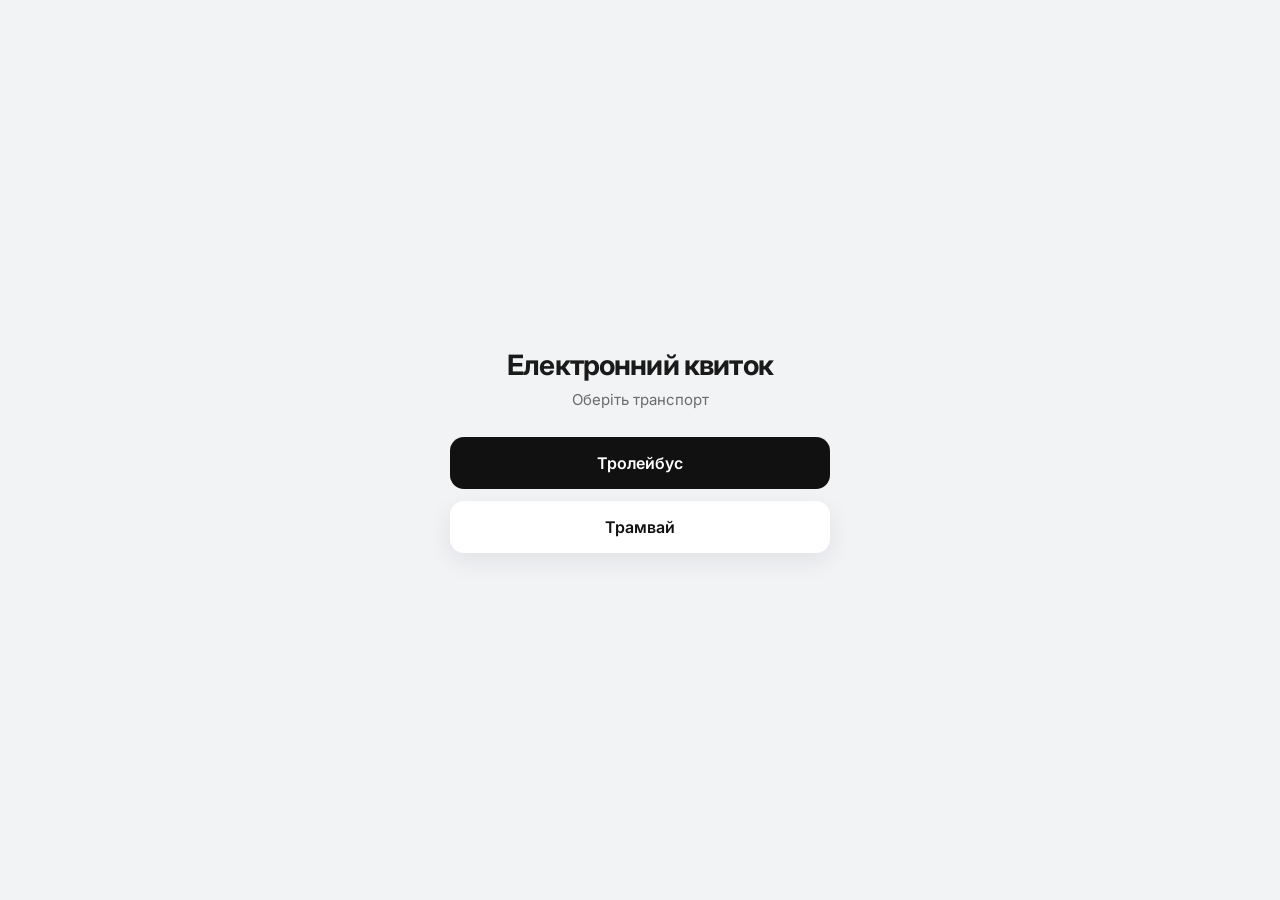
<file: index.html>
<!DOCTYPE html>
<html lang="uk">
<head>
  <meta charset="UTF-8">
  <meta name="viewport" content="width=device-width, initial-scale=1, viewport-fit=cover">
  <meta name="theme-color" content="#f2f3f5">
  <title>Електронний квиток</title>
  <link rel="preconnect" href="https://fonts.googleapis.com">
  <link rel="preconnect" href="https://fonts.gstatic.com" crossorigin>
  <link href="https://fonts.googleapis.com/css2?family=Inter:wght@500;600;700&display=swap" rel="stylesheet">
  <style>
    :root {
      color-scheme: light dark;
      --bg: #f2f3f5;
      --ink: #1a1a1a;
      --muted: #6b6b6b;
      --card: #ffffff;
      --primary: #111;
      --primary-ink: #fff;
      --secondary: #fff;
      --secondary-ink: #111;
      --secondary-shadow: 0 8px 24px rgba(15, 23, 42, 0.08);
    }
    @media (prefers-color-scheme: dark) {
      :root {
        --bg: #0b0b0c;
        --ink: #f5f5f7;
        --muted: #8e8e93;
        --card: #1c1c1e;
        --primary: #f5f5f7;
        --primary-ink: #111;
        --secondary: #1c1c1e;
        --secondary-ink: #f5f5f7;
        --secondary-shadow: 0 8px 24px rgba(0, 0, 0, 0.35);
      }
    }
    * { box-sizing: border-box; margin: 0; padding: 0; }
    body {
      min-height: 100svh;
      font-family: Inter, -apple-system, BlinkMacSystemFont, "Segoe UI", sans-serif;
      background: var(--bg);
      color: var(--ink);
      display: grid;
      place-items: center;
      padding: 24px;
      -webkit-font-smoothing: antialiased;
    }
    .home {
      width: min(380px, 100%);
      text-align: center;
    }
    h1 {
      font-size: 28px;
      letter-spacing: -0.03em;
      margin-bottom: 8px;
    }
    p {
      color: var(--muted);
      font-size: 15px;
      margin-bottom: 28px;
    }
    .links {
      display: grid;
      gap: 12px;
    }
    a {
      display: grid;
      place-items: center;
      height: 52px;
      border-radius: 14px;
      background: var(--primary);
      color: var(--primary-ink);
      text-decoration: none;
      font: 600 16px Inter, sans-serif;
    }
    a.secondary {
      background: var(--secondary);
      color: var(--secondary-ink);
      box-shadow: var(--secondary-shadow);
    }
  </style>
</head>
<body>
  <main class="home">
    <h1>Електронний квиток</h1>
    <p>Оберіть транспорт</p>
    <div class="links">
      <a href="trolleybus/">Тролейбус</a>
      <a class="secondary" href="tram/">Трамвай</a>
    </div>
  </main>
</body>
</html>
</file>
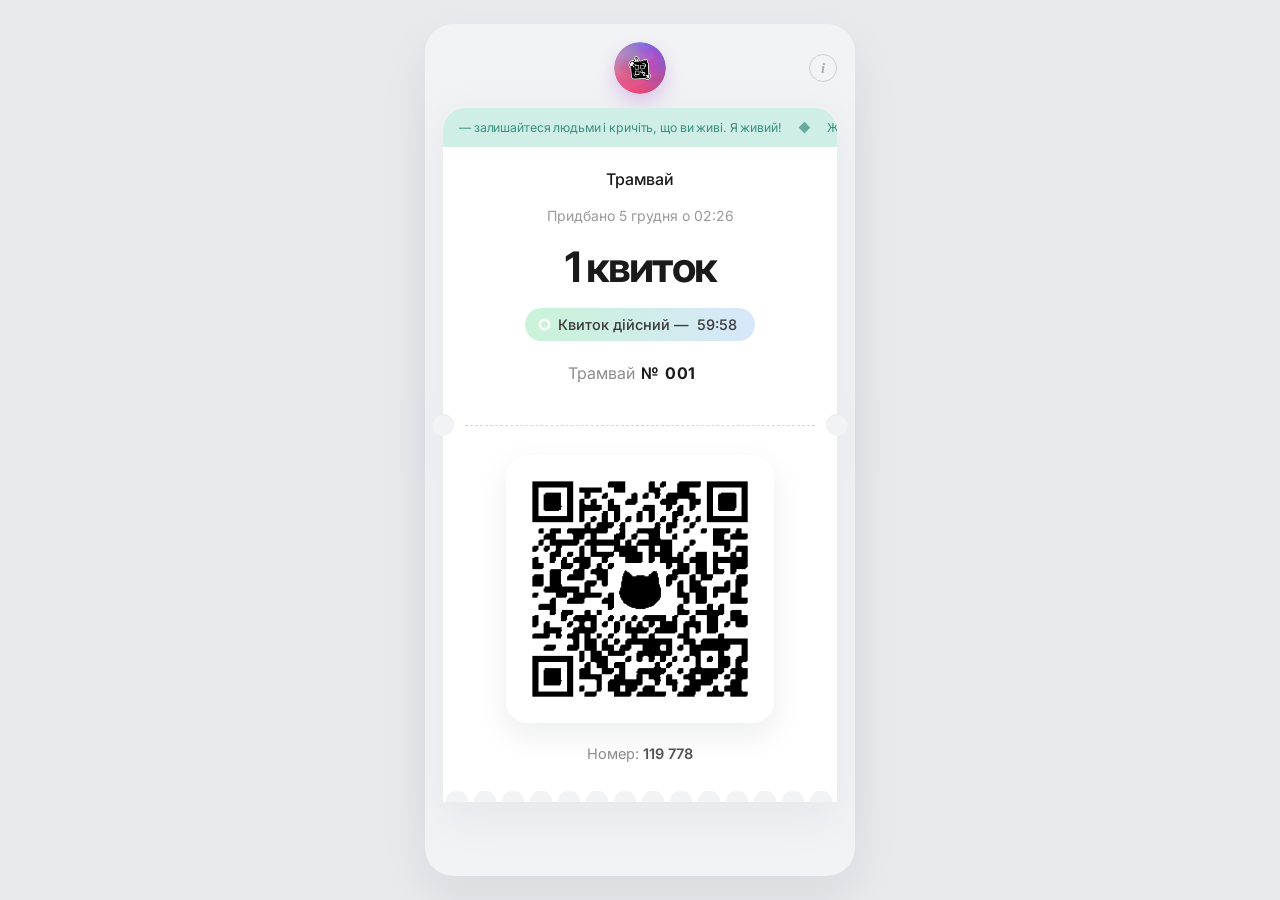
<file: tram/index.html>
<!DOCTYPE html>
<html lang="uk">
<head>
  <meta charset="UTF-8">
  <meta name="viewport" content="width=device-width, initial-scale=1, viewport-fit=cover">
  <meta name="theme-color" content="#f2f3f5">
  <title>Трамвай · квиток</title>
  <link rel="preconnect" href="https://fonts.googleapis.com">
  <link rel="preconnect" href="https://fonts.gstatic.com" crossorigin>
  <link href="https://fonts.googleapis.com/css2?family=Inter:wght@400;500;600;700&display=swap" rel="stylesheet">
  <link rel="stylesheet" href="css/style.css">
</head>
<body data-kind="tram">
  <main class="app">
    <div id="ticket-view" class="ticket-view">
      <header class="topbar">
        <div class="logo" aria-hidden="true">
          <img src="assets/logo.png" alt="">
        </div>
        <button class="info-btn" id="info-btn" aria-label="Деталі квитка">i</button>
      </header>

      <article class="ticket">
        <div class="ticket-top">
          <div class="quote">
            <p class="quote-track" id="quote"></p>
          </div>
          <div class="ticket-body">
            <p class="transport" id="transport">Трамвай</p>
            <p class="purchased" id="purchased"></p>
            <h1 class="amount" id="amount">1 квиток</h1>
            <div class="status" id="status">
              <span class="status-dot"></span>
              <span id="status-text">Квиток дійсний — </span>
              <span id="timer">60:00</span>
            </div>
            <p class="vehicle">
              <span id="transport-label">Трамвай</span>
              <strong>№</strong>
              <input class="vehicle-input" id="vehicle-input" inputmode="numeric" maxlength="4" aria-label="Номер трамвая" value="001">
            </p>
          </div>
        </div>

        <div class="perforation" aria-hidden="true">
          <span class="dash"></span>
        </div>

        <div class="ticket-bottom">
          <div class="qr-wrap">
            <img class="qr" src="assets/qr.png" alt="QR-код квитка" draggable="false">
          </div>
          <p class="number" id="number">Номер: <strong>244 197</strong></p>
        </div>
        <div class="scallop" aria-hidden="true"></div>
      </article>
    </div>

    <section class="details" id="details" hidden>
      <div class="details-top">
        <button type="button" class="details-back" id="details-back" aria-label="Назад">
          <svg viewBox="0 0 24 24" fill="none" aria-hidden="true">
            <path d="M15 5.5 8.5 12 15 18.5" stroke="currentColor" stroke-width="2.2" stroke-linecap="round" stroke-linejoin="round"/>
          </svg>
        </button>
        <h1 class="details-title">Деталі квитка</h1>
      </div>

      <div class="details-card">
        <div class="details-carrier">
          <div>
            <p class="details-label">Ваш перевізник</p>
            <p class="details-value">КП «ВІННИЦЬКА ТРАНСПОРТНА КОМПАНІЯ»</p>
          </div>
          <div class="details-qr-badge" aria-hidden="true">
            <img src="assets/qr.png" alt="">
          </div>
        </div>

        <div class="details-row">
          <div class="details-field">
            <p class="details-label">Квиток</p>
            <p class="details-value">Повний</p>
          </div>
          <div class="details-field is-end">
            <p class="details-label">Вартість</p>
            <p class="details-value">25 грн</p>
          </div>
        </div>

        <div class="details-row is-stack">
          <div class="details-field">
            <p class="details-label">Код ЄДРПОУ</p>
            <p class="details-value">03327925</p>
          </div>
          <div class="details-field">
            <p class="details-label">Основний контакт</p>
            <p class="details-value">+380674350525</p>
          </div>
          <div class="details-field">
            <p class="details-label">Адреса</p>
            <p class="details-value is-muted">&nbsp;</p>
          </div>
        </div>

        <div class="details-block">
          <div class="details-field">
            <p class="details-label">Страховик</p>
            <p class="details-value">ПАТ «УСК «Княжа Вієнна Іншуранс Груп», вул. Глибочицька 44, м. Київ, 04050, Україна (головний офіс) 0800 50 14 86</p>
          </div>
          <div class="details-field">
            <p class="details-label">Номер договору</p>
            <p class="details-value">Договір страхування від 12.05.2025 #1749-23/61. Розмір страхової суми 500 000,00.</p>
          </div>
        </div>
      </div>

      <footer class="details-footer">
        <p class="details-brand">monobank <span>| Universal Bank</span></p>
        <span class="details-sep" aria-hidden="true"></span>
        <p class="details-legal">АТ «УНІВЕРСАЛ БАНК» Ліцензія НБУ №92 від 20.01.1994, у держреєстрі банків №226</p>
      </footer>
    </section>
  </main>

  <script src="js/app.js"></script>
</body>
</html>
</file>
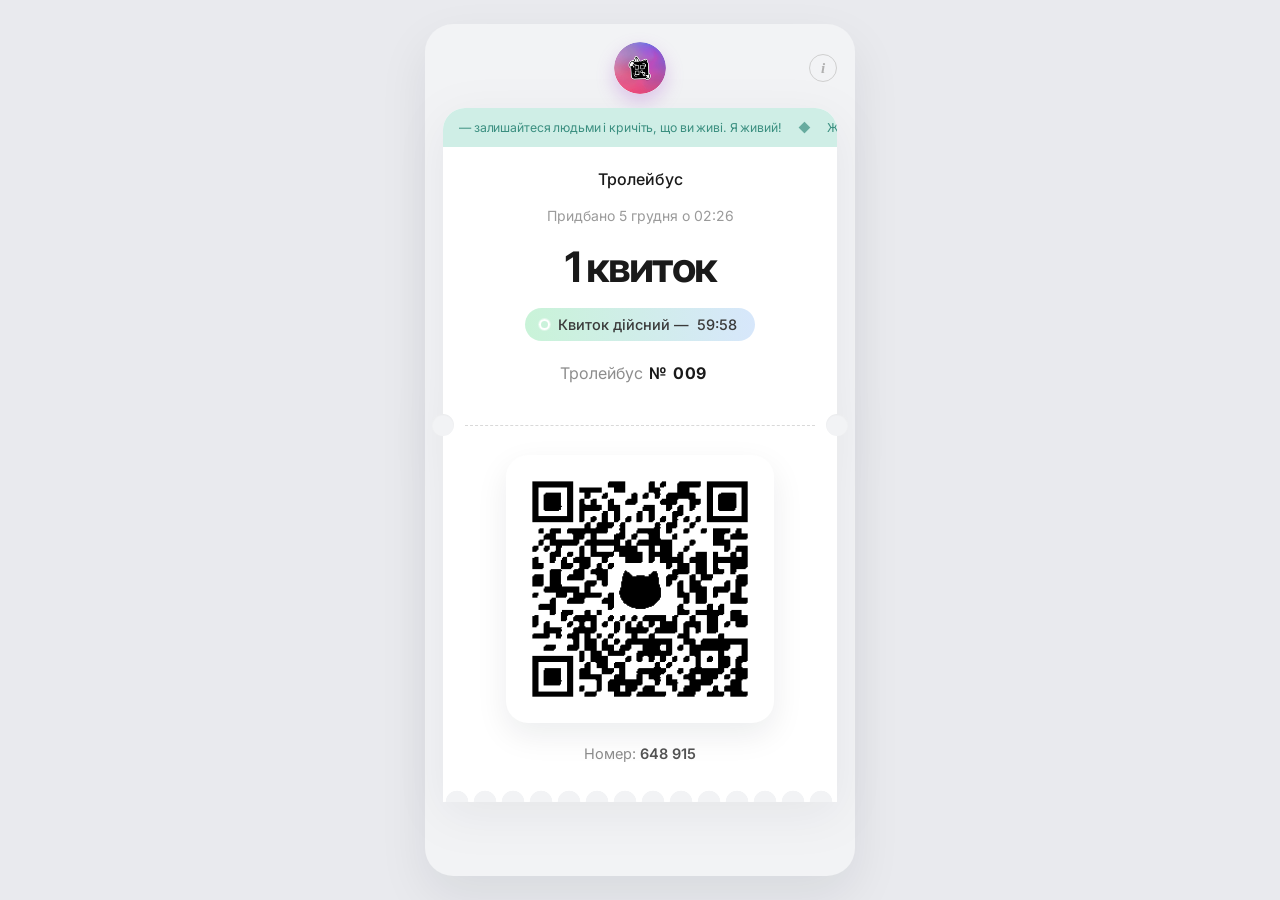
<file: trolleybus/index.html>
<!DOCTYPE html>
<html lang="uk">
<head>
  <meta charset="UTF-8">
  <meta name="viewport" content="width=device-width, initial-scale=1, viewport-fit=cover">
  <meta name="theme-color" content="#f2f3f5">
  <title>Тролейбус · квиток</title>
  <link rel="preconnect" href="https://fonts.googleapis.com">
  <link rel="preconnect" href="https://fonts.gstatic.com" crossorigin>
  <link href="https://fonts.googleapis.com/css2?family=Inter:wght@400;500;600;700&display=swap" rel="stylesheet">
  <link rel="stylesheet" href="css/style.css">
</head>
<body data-kind="trolleybus">
  <main class="app">
    <div id="ticket-view" class="ticket-view">
      <header class="topbar">
        <div class="logo" aria-hidden="true">
          <img src="assets/logo.png" alt="">
        </div>
        <button class="info-btn" id="info-btn" aria-label="Деталі квитка">i</button>
      </header>

      <article class="ticket">
        <div class="ticket-top">
          <div class="quote">
            <p class="quote-track" id="quote"></p>
          </div>
          <div class="ticket-body">
            <p class="transport" id="transport">Тролейбус</p>
            <p class="purchased" id="purchased"></p>
            <h1 class="amount" id="amount">1 квиток</h1>
            <div class="status" id="status">
              <span class="status-dot"></span>
              <span id="status-text">Квиток дійсний — </span>
              <span id="timer">60:00</span>
            </div>
            <p class="vehicle">
              <span id="transport-label">Тролейбус</span>
              <strong>№</strong>
              <input class="vehicle-input" id="vehicle-input" inputmode="numeric" maxlength="4" aria-label="Номер тролейбуса" value="009">
            </p>
          </div>
        </div>

        <div class="perforation" aria-hidden="true">
          <span class="dash"></span>
        </div>

        <div class="ticket-bottom">
          <div class="qr-wrap">
            <img class="qr" src="assets/qr.png" alt="QR-код квитка" draggable="false">
          </div>
          <p class="number" id="number">Номер: <strong>244 197</strong></p>
        </div>
        <div class="scallop" aria-hidden="true"></div>
      </article>
    </div>

    <section class="details" id="details" hidden>
      <div class="details-top">
        <button type="button" class="details-back" id="details-back" aria-label="Назад">
          <svg viewBox="0 0 24 24" fill="none" aria-hidden="true">
            <path d="M15 5.5 8.5 12 15 18.5" stroke="currentColor" stroke-width="2.2" stroke-linecap="round" stroke-linejoin="round"/>
          </svg>
        </button>
        <h1 class="details-title">Деталі квитка</h1>
      </div>

      <div class="details-card">
        <div class="details-carrier">
          <div>
            <p class="details-label">Ваш перевізник</p>
            <p class="details-value">КП «ВІННИЦЬКА ТРАНСПОРТНА КОМПАНІЯ»</p>
          </div>
          <div class="details-qr-badge" aria-hidden="true">
            <img src="assets/qr.png" alt="">
          </div>
        </div>

        <div class="details-row">
          <div class="details-field">
            <p class="details-label">Квиток</p>
            <p class="details-value">Повний</p>
          </div>
          <div class="details-field is-end">
            <p class="details-label">Вартість</p>
            <p class="details-value">25 грн</p>
          </div>
        </div>

        <div class="details-row is-stack">
          <div class="details-field">
            <p class="details-label">Код ЄДРПОУ</p>
            <p class="details-value">03327925</p>
          </div>
          <div class="details-field">
            <p class="details-label">Основний контакт</p>
            <p class="details-value">+380674350525</p>
          </div>
          <div class="details-field">
            <p class="details-label">Адреса</p>
            <p class="details-value is-muted">&nbsp;</p>
          </div>
        </div>

        <div class="details-block">
          <div class="details-field">
            <p class="details-label">Страховик</p>
            <p class="details-value">ПАТ «УСК «Княжа Вієнна Іншуранс Груп», вул. Глибочицька 44, м. Київ, 04050, Україна (головний офіс) 0800 50 14 86</p>
          </div>
          <div class="details-field">
            <p class="details-label">Номер договору</p>
            <p class="details-value">Договір страхування від 12.05.2025 #1749-23/61. Розмір страхової суми 500 000,00.</p>
          </div>
        </div>
      </div>

      <footer class="details-footer">
        <p class="details-brand">monobank <span>| Universal Bank</span></p>
        <span class="details-sep" aria-hidden="true"></span>
        <p class="details-legal">АТ «УНІВЕРСАЛ БАНК» Ліцензія НБУ №92 від 20.01.1994, у держреєстрі банків №226</p>
      </footer>
    </section>
  </main>

  <script src="js/app.js"></script>
</body>
</html>
</file>
<file: tram/css/style.css>
:root {
  color-scheme: light dark;

  --bg: #f2f3f5;
  --bg-elevated: #e9eaee;
  --card: #ffffff;
  --ink: #1a1a1a;
  --muted: #9a9a9a;
  --soft: #8d8d8d;
  --line: rgba(0, 0, 0, 0.08);
  --quote-bg: #cfeee6;
  --quote-text: #3b8f80;
  --status-bg: linear-gradient(90deg, #c9f3d8 0%, #d7e7fb 100%);
  --status-ink: #3a3a3a;
  --status-expired-bg: linear-gradient(90deg, #fde9c4 0%, #f8d4e4 100%);
  --status-expired-ink: #5a5a5a;
  --input-focus: #f4f4f4;
  --info-border: #cfcfcf;
  --info-ink: #b0b0b0;
  --dash: #d9d9d9;
  --shadow: 0 10px 30px rgba(17, 24, 39, 0.06);
  --ticket-shadow: drop-shadow(0 12px 24px rgba(15, 23, 42, 0.06));
  --qr-shadow: 0 12px 32px rgba(17, 24, 39, 0.08);
  --app-shadow: 0 20px 50px rgba(15, 23, 42, 0.08);
  --radius: 22px;
  --theme-color: #f2f3f5;
}

@media (prefers-color-scheme: dark) {
  :root {
    --bg: #0b0b0c;
    --bg-elevated: #000000;
    --card: #1c1c1e;
    --ink: #f5f5f7;
    --muted: #8e8e93;
    --soft: #a1a1a6;
    --line: rgba(255, 255, 255, 0.1);
    --quote-bg: #1f3d34;
    --quote-text: #d7efe6;
    --status-bg: linear-gradient(90deg, #2f8f5b 0%, #3aa56c 100%);
    --status-ink: #ffffff;
    --status-expired-bg: linear-gradient(90deg, #8a6a2c 0%, #8a4d66 100%);
    --status-expired-ink: #ffffff;
    --input-focus: rgba(255, 255, 255, 0.08);
    --info-border: rgba(255, 255, 255, 0.28);
    --info-ink: rgba(255, 255, 255, 0.55);
    --dash: rgba(255, 255, 255, 0.22);
    --shadow: none;
    --ticket-shadow: none;
    --qr-shadow: 0 12px 32px rgba(0, 0, 0, 0.35);
    --app-shadow: 0 20px 50px rgba(0, 0, 0, 0.45);
    --theme-color: #0b0b0c;
  }
}

* {
  box-sizing: border-box;
  margin: 0;
  padding: 0;
}

html,
body {
  min-height: 100%;
}

body {
  font-family: Inter, -apple-system, BlinkMacSystemFont, "Segoe UI", sans-serif;
  background: var(--bg);
  color: var(--ink);
  -webkit-font-smoothing: antialiased;
}

.app {
  width: min(430px, 100%);
  min-height: 100svh;
  margin: 0 auto;
  padding: 18px 18px 36px;
}

.topbar {
  display: grid;
  grid-template-columns: 1fr auto 1fr;
  align-items: center;
  margin-bottom: 14px;
}

.logo {
  grid-column: 2;
  width: 52px;
  height: 52px;
  border-radius: 50%;
  overflow: hidden;
  box-shadow: 0 8px 18px rgba(168, 80, 210, 0.28);
}

.logo img,
.logo svg {
  width: 100%;
  height: 100%;
  display: block;
  object-fit: cover;
}

.info-btn {
  justify-self: end;
  width: 28px;
  height: 28px;
  border: 1.5px solid var(--info-border);
  border-radius: 50%;
  background: transparent;
  color: var(--info-ink);
  font: 700 15px/1 Georgia, "Times New Roman", serif;
  font-style: italic;
  cursor: pointer;
  appearance: none;
}

.ticket {
  position: relative;
  filter: var(--ticket-shadow);
}

.ticket-top,
.ticket-bottom {
  background: var(--card);
}

.ticket-top {
  border-radius: var(--radius) var(--radius) 0 0;
  overflow: hidden;
  padding-bottom: 28px;
}

.quote {
  background: var(--quote-bg);
  color: var(--quote-text);
  font-size: 12.25px;
  line-height: 1.4;
  letter-spacing: -0.01em;
  padding: 11px 0;
  overflow: hidden;
  white-space: nowrap;
}

.quote-track {
  display: inline-flex;
  align-items: center;
  gap: 16px;
  padding-left: 16px;
  animation: quote-scroll 10s linear infinite;
}

.quote-sep {
  opacity: 0.7;
}

@keyframes quote-scroll {
  from { transform: translateX(0); }
  to { transform: translateX(-50%); }
}

.ticket-body {
  padding: 22px 16px 0;
  text-align: center;
}

.transport {
  font-size: 16px;
  font-weight: 500;
  color: var(--ink);
}

.purchased {
  margin-top: 18px;
  color: var(--muted);
  font-size: 14px;
}

.amount {
  margin-top: 22px;
  font-size: 42px;
  font-weight: 700;
  letter-spacing: -0.04em;
  line-height: 1;
  color: var(--ink);
}

.status {
  display: inline-flex;
  align-items: center;
  gap: 8px;
  margin-top: 20px;
  padding: 8px 18px 8px 14px;
  border-radius: 999px;
  background: var(--status-bg);
  color: var(--status-ink);
  font-size: 14.5px;
  font-weight: 500;
}

.status.is-expired {
  background: var(--status-expired-bg);
  color: var(--status-expired-ink);
}

.status.is-expired .status-dot,
.status.is-expired #timer {
  display: none;
}

body.is-expired .qr {
  opacity: 0.32;
  filter: grayscale(1);
}

.status-dot {
  width: 11px;
  height: 11px;
  border: 2px solid #fff;
  border-radius: 50%;
  box-shadow: 0 0 0 1px rgba(255, 255, 255, 0.4);
}

.vehicle {
  margin-top: 22px;
  color: var(--soft);
  font-size: 16px;
  display: flex;
  align-items: baseline;
  justify-content: center;
  gap: 6px;
}

.vehicle strong {
  color: var(--ink);
  font-weight: 700;
  letter-spacing: 0.01em;
}

.vehicle-input {
  width: 4.2ch;
  border: 0;
  padding: 0;
  background: transparent;
  color: var(--ink);
  font: inherit;
  font-weight: 700;
  letter-spacing: 0.01em;
  outline: none;
  border-radius: 6px;
}

.vehicle-input:focus {
  background: var(--input-focus);
}

.perforation {
  position: relative;
  height: 28px;
  background: var(--card);
}

.perforation::before,
.perforation::after {
  content: "";
  position: absolute;
  top: 50%;
  width: 22px;
  height: 22px;
  border-radius: 50%;
  background: var(--bg);
  transform: translateY(-50%);
  box-shadow: inset 0 1px 2px rgba(0, 0, 0, 0.04);
}

.perforation::before {
  left: -11px;
}

.perforation::after {
  right: -11px;
}

.dash {
  position: absolute;
  left: 22px;
  right: 22px;
  top: 50%;
  border-top: 1.5px dashed var(--dash);
}

.ticket-bottom {
  padding: 8px 22px 6px;
  text-align: center;
}

.qr-wrap {
  position: relative;
  width: min(268px, 72vw);
  margin: 8px auto 0;
  padding: 8px;
  border-radius: 22px;
  background: #fff;
  box-shadow: var(--qr-shadow);
}

.qr {
  width: 100%;
  aspect-ratio: 1;
  object-fit: contain;
  display: block;
  image-rendering: auto;
}

.number {
  margin: 22px 0 18px;
  color: var(--soft);
  font-size: 14.5px;
}

.number strong {
  color: var(--ink);
  font-weight: 600;
  opacity: 0.75;
}

.scallop {
  height: 16px;
  background:
    radial-gradient(circle at 14px 16px, var(--bg) 11px, transparent 11.6px);
  background-size: 28px 16px;
  background-repeat: repeat-x;
  background-color: var(--card);
}

body.is-details .app {
  padding-bottom: 24px;
}

.ticket-view[hidden],
.details[hidden] {
  display: none !important;
}

.details {
  color: var(--ink);
  min-height: calc(100svh - 54px);
  display: flex;
  flex-direction: column;
  gap: 18px;
  padding-top: 4px;
}

.details-top {
  display: flex;
  align-items: center;
  gap: 8px;
  min-height: 44px;
}

.details-back {
  width: 36px;
  height: 36px;
  margin-left: -8px;
  border: 0;
  border-radius: 50%;
  background: transparent;
  color: var(--ink);
  cursor: pointer;
  display: grid;
  place-items: center;
  appearance: none;
}

.details-back svg {
  width: 22px;
  height: 22px;
  display: block;
}

.details-title {
  font-size: 28px;
  font-weight: 700;
  letter-spacing: -0.03em;
  line-height: 1.15;
  color: var(--ink);
}

.details-card {
  background: var(--card);
  border-radius: 18px;
  padding: 18px 16px 16px;
  box-shadow: var(--shadow);
}

.details-carrier {
  display: grid;
  grid-template-columns: 1fr auto;
  gap: 14px;
  align-items: start;
  padding-bottom: 16px;
  border-bottom: 1px solid var(--line);
}

.details-label {
  color: var(--muted);
  font-size: 13px;
  line-height: 1.3;
  margin-bottom: 6px;
}

.details-value {
  color: var(--ink);
  font-size: 16px;
  font-weight: 600;
  line-height: 1.35;
  letter-spacing: -0.01em;
}

.details-value.is-muted {
  color: var(--muted);
  font-weight: 500;
  min-height: 1.2em;
}

.details-qr-badge {
  width: 54px;
  height: 54px;
  border-radius: 50%;
  padding: 7px;
  background: linear-gradient(160deg, #b24bff 0%, #ff4fa3 55%, #ff6b7a 100%);
  box-shadow: 0 8px 18px rgba(178, 75, 255, 0.28);
  flex-shrink: 0;
  overflow: hidden;
}

.details-qr-badge img {
  width: 100%;
  height: 100%;
  display: block;
  border-radius: 10px;
  background: #fff;
  object-fit: cover;
}

.details-row {
  display: grid;
  grid-template-columns: 1fr 1fr;
  gap: 16px;
  padding: 16px 0;
  border-bottom: 1px solid var(--line);
}

.details-row.is-stack {
  grid-template-columns: 1fr;
  gap: 14px;
}

.details-field.is-end {
  text-align: right;
}

.details-block {
  padding-top: 16px;
  display: grid;
  gap: 14px;
}

.details-block .details-value {
  font-size: 14.5px;
  font-weight: 500;
}

.details-footer {
  margin-top: auto;
  padding-top: 8px;
  display: grid;
  grid-template-columns: auto 1px 1fr;
  gap: 12px;
  align-items: center;
}

.details-brand {
  color: var(--muted);
  font-size: 15px;
  font-weight: 600;
  letter-spacing: -0.02em;
  white-space: nowrap;
}

.details-brand span {
  font-weight: 500;
  opacity: 0.85;
}

.details-sep {
  width: 1px;
  height: 28px;
  background: var(--line);
}

.details-legal {
  color: var(--muted);
  font-size: 10px;
  line-height: 1.35;
}

@media (min-width: 760px) {
  body {
    background: var(--bg-elevated);
  }

  .app {
    min-height: calc(100svh - 48px);
    margin-top: 24px;
    background: var(--bg);
    border-radius: 28px;
    box-shadow: var(--app-shadow);
  }
}
</file>
<file: trolleybus/css/style.css>
:root {
  color-scheme: light dark;

  --bg: #f2f3f5;
  --bg-elevated: #e9eaee;
  --card: #ffffff;
  --ink: #1a1a1a;
  --muted: #9a9a9a;
  --soft: #8d8d8d;
  --line: rgba(0, 0, 0, 0.08);
  --quote-bg: #cfeee6;
  --quote-text: #3b8f80;
  --status-bg: linear-gradient(90deg, #c9f3d8 0%, #d7e7fb 100%);
  --status-ink: #3a3a3a;
  --status-expired-bg: linear-gradient(90deg, #fde9c4 0%, #f8d4e4 100%);
  --status-expired-ink: #5a5a5a;
  --input-focus: #f4f4f4;
  --info-border: #cfcfcf;
  --info-ink: #b0b0b0;
  --dash: #d9d9d9;
  --shadow: 0 10px 30px rgba(17, 24, 39, 0.06);
  --ticket-shadow: drop-shadow(0 12px 24px rgba(15, 23, 42, 0.06));
  --qr-shadow: 0 12px 32px rgba(17, 24, 39, 0.08);
  --app-shadow: 0 20px 50px rgba(15, 23, 42, 0.08);
  --radius: 22px;
  --theme-color: #f2f3f5;
}

@media (prefers-color-scheme: dark) {
  :root {
    --bg: #0b0b0c;
    --bg-elevated: #000000;
    --card: #1c1c1e;
    --ink: #f5f5f7;
    --muted: #8e8e93;
    --soft: #a1a1a6;
    --line: rgba(255, 255, 255, 0.1);
    --quote-bg: #1f3d34;
    --quote-text: #d7efe6;
    --status-bg: linear-gradient(90deg, #2f8f5b 0%, #3aa56c 100%);
    --status-ink: #ffffff;
    --status-expired-bg: linear-gradient(90deg, #8a6a2c 0%, #8a4d66 100%);
    --status-expired-ink: #ffffff;
    --input-focus: rgba(255, 255, 255, 0.08);
    --info-border: rgba(255, 255, 255, 0.28);
    --info-ink: rgba(255, 255, 255, 0.55);
    --dash: rgba(255, 255, 255, 0.22);
    --shadow: none;
    --ticket-shadow: none;
    --qr-shadow: 0 12px 32px rgba(0, 0, 0, 0.35);
    --app-shadow: 0 20px 50px rgba(0, 0, 0, 0.45);
    --theme-color: #0b0b0c;
  }
}

* {
  box-sizing: border-box;
  margin: 0;
  padding: 0;
}

html,
body {
  min-height: 100%;
}

body {
  font-family: Inter, -apple-system, BlinkMacSystemFont, "Segoe UI", sans-serif;
  background: var(--bg);
  color: var(--ink);
  -webkit-font-smoothing: antialiased;
}

.app {
  width: min(430px, 100%);
  min-height: 100svh;
  margin: 0 auto;
  padding: 18px 18px 36px;
}

.topbar {
  display: grid;
  grid-template-columns: 1fr auto 1fr;
  align-items: center;
  margin-bottom: 14px;
}

.logo {
  grid-column: 2;
  width: 52px;
  height: 52px;
  border-radius: 50%;
  overflow: hidden;
  box-shadow: 0 8px 18px rgba(168, 80, 210, 0.28);
}

.logo img,
.logo svg {
  width: 100%;
  height: 100%;
  display: block;
  object-fit: cover;
}

.info-btn {
  justify-self: end;
  width: 28px;
  height: 28px;
  border: 1.5px solid var(--info-border);
  border-radius: 50%;
  background: transparent;
  color: var(--info-ink);
  font: 700 15px/1 Georgia, "Times New Roman", serif;
  font-style: italic;
  cursor: pointer;
  appearance: none;
}

.ticket {
  position: relative;
  filter: var(--ticket-shadow);
}

.ticket-top,
.ticket-bottom {
  background: var(--card);
}

.ticket-top {
  border-radius: var(--radius) var(--radius) 0 0;
  overflow: hidden;
  padding-bottom: 28px;
}

.quote {
  background: var(--quote-bg);
  color: var(--quote-text);
  font-size: 12.25px;
  line-height: 1.4;
  letter-spacing: -0.01em;
  padding: 11px 0;
  overflow: hidden;
  white-space: nowrap;
}

.quote-track {
  display: inline-flex;
  align-items: center;
  gap: 16px;
  padding-left: 16px;
  animation: quote-scroll 10s linear infinite;
}

.quote-sep {
  opacity: 0.7;
}

@keyframes quote-scroll {
  from { transform: translateX(0); }
  to { transform: translateX(-50%); }
}

.ticket-body {
  padding: 22px 16px 0;
  text-align: center;
}

.transport {
  font-size: 16px;
  font-weight: 500;
  color: var(--ink);
}

.purchased {
  margin-top: 18px;
  color: var(--muted);
  font-size: 14px;
}

.amount {
  margin-top: 22px;
  font-size: 42px;
  font-weight: 700;
  letter-spacing: -0.04em;
  line-height: 1;
  color: var(--ink);
}

.status {
  display: inline-flex;
  align-items: center;
  gap: 8px;
  margin-top: 20px;
  padding: 8px 18px 8px 14px;
  border-radius: 999px;
  background: var(--status-bg);
  color: var(--status-ink);
  font-size: 14.5px;
  font-weight: 500;
}

.status.is-expired {
  background: var(--status-expired-bg);
  color: var(--status-expired-ink);
}

.status.is-expired .status-dot,
.status.is-expired #timer {
  display: none;
}

body.is-expired .qr {
  opacity: 0.32;
  filter: grayscale(1);
}

.status-dot {
  width: 11px;
  height: 11px;
  border: 2px solid #fff;
  border-radius: 50%;
  box-shadow: 0 0 0 1px rgba(255, 255, 255, 0.4);
}

.vehicle {
  margin-top: 22px;
  color: var(--soft);
  font-size: 16px;
  display: flex;
  align-items: baseline;
  justify-content: center;
  gap: 6px;
}

.vehicle strong {
  color: var(--ink);
  font-weight: 700;
  letter-spacing: 0.01em;
}

.vehicle-input {
  width: 4.2ch;
  border: 0;
  padding: 0;
  background: transparent;
  color: var(--ink);
  font: inherit;
  font-weight: 700;
  letter-spacing: 0.01em;
  outline: none;
  border-radius: 6px;
}

.vehicle-input:focus {
  background: var(--input-focus);
}

.perforation {
  position: relative;
  height: 28px;
  background: var(--card);
}

.perforation::before,
.perforation::after {
  content: "";
  position: absolute;
  top: 50%;
  width: 22px;
  height: 22px;
  border-radius: 50%;
  background: var(--bg);
  transform: translateY(-50%);
  box-shadow: inset 0 1px 2px rgba(0, 0, 0, 0.04);
}

.perforation::before {
  left: -11px;
}

.perforation::after {
  right: -11px;
}

.dash {
  position: absolute;
  left: 22px;
  right: 22px;
  top: 50%;
  border-top: 1.5px dashed var(--dash);
}

.ticket-bottom {
  padding: 8px 22px 6px;
  text-align: center;
}

.qr-wrap {
  position: relative;
  width: min(268px, 72vw);
  margin: 8px auto 0;
  padding: 8px;
  border-radius: 22px;
  background: #fff;
  box-shadow: var(--qr-shadow);
}

.qr {
  width: 100%;
  aspect-ratio: 1;
  object-fit: contain;
  display: block;
  image-rendering: auto;
}

.number {
  margin: 22px 0 18px;
  color: var(--soft);
  font-size: 14.5px;
}

.number strong {
  color: var(--ink);
  font-weight: 600;
  opacity: 0.75;
}

.scallop {
  height: 16px;
  background:
    radial-gradient(circle at 14px 16px, var(--bg) 11px, transparent 11.6px);
  background-size: 28px 16px;
  background-repeat: repeat-x;
  background-color: var(--card);
}

body.is-details .app {
  padding-bottom: 24px;
}

.ticket-view[hidden],
.details[hidden] {
  display: none !important;
}

.details {
  color: var(--ink);
  min-height: calc(100svh - 54px);
  display: flex;
  flex-direction: column;
  gap: 18px;
  padding-top: 4px;
}

.details-top {
  display: flex;
  align-items: center;
  gap: 8px;
  min-height: 44px;
}

.details-back {
  width: 36px;
  height: 36px;
  margin-left: -8px;
  border: 0;
  border-radius: 50%;
  background: transparent;
  color: var(--ink);
  cursor: pointer;
  display: grid;
  place-items: center;
  appearance: none;
}

.details-back svg {
  width: 22px;
  height: 22px;
  display: block;
}

.details-title {
  font-size: 28px;
  font-weight: 700;
  letter-spacing: -0.03em;
  line-height: 1.15;
  color: var(--ink);
}

.details-card {
  background: var(--card);
  border-radius: 18px;
  padding: 18px 16px 16px;
  box-shadow: var(--shadow);
}

.details-carrier {
  display: grid;
  grid-template-columns: 1fr auto;
  gap: 14px;
  align-items: start;
  padding-bottom: 16px;
  border-bottom: 1px solid var(--line);
}

.details-label {
  color: var(--muted);
  font-size: 13px;
  line-height: 1.3;
  margin-bottom: 6px;
}

.details-value {
  color: var(--ink);
  font-size: 16px;
  font-weight: 600;
  line-height: 1.35;
  letter-spacing: -0.01em;
}

.details-value.is-muted {
  color: var(--muted);
  font-weight: 500;
  min-height: 1.2em;
}

.details-qr-badge {
  width: 54px;
  height: 54px;
  border-radius: 50%;
  padding: 7px;
  background: linear-gradient(160deg, #b24bff 0%, #ff4fa3 55%, #ff6b7a 100%);
  box-shadow: 0 8px 18px rgba(178, 75, 255, 0.28);
  flex-shrink: 0;
  overflow: hidden;
}

.details-qr-badge img {
  width: 100%;
  height: 100%;
  display: block;
  border-radius: 10px;
  background: #fff;
  object-fit: cover;
}

.details-row {
  display: grid;
  grid-template-columns: 1fr 1fr;
  gap: 16px;
  padding: 16px 0;
  border-bottom: 1px solid var(--line);
}

.details-row.is-stack {
  grid-template-columns: 1fr;
  gap: 14px;
}

.details-field.is-end {
  text-align: right;
}

.details-block {
  padding-top: 16px;
  display: grid;
  gap: 14px;
}

.details-block .details-value {
  font-size: 14.5px;
  font-weight: 500;
}

.details-footer {
  margin-top: auto;
  padding-top: 8px;
  display: grid;
  grid-template-columns: auto 1px 1fr;
  gap: 12px;
  align-items: center;
}

.details-brand {
  color: var(--muted);
  font-size: 15px;
  font-weight: 600;
  letter-spacing: -0.02em;
  white-space: nowrap;
}

.details-brand span {
  font-weight: 500;
  opacity: 0.85;
}

.details-sep {
  width: 1px;
  height: 28px;
  background: var(--line);
}

.details-legal {
  color: var(--muted);
  font-size: 10px;
  line-height: 1.35;
}

@media (min-width: 760px) {
  body {
    background: var(--bg-elevated);
  }

  .app {
    min-height: calc(100svh - 48px);
    margin-top: 24px;
    background: var(--bg);
    border-radius: 28px;
    box-shadow: var(--app-shadow);
  }
}
</file>
